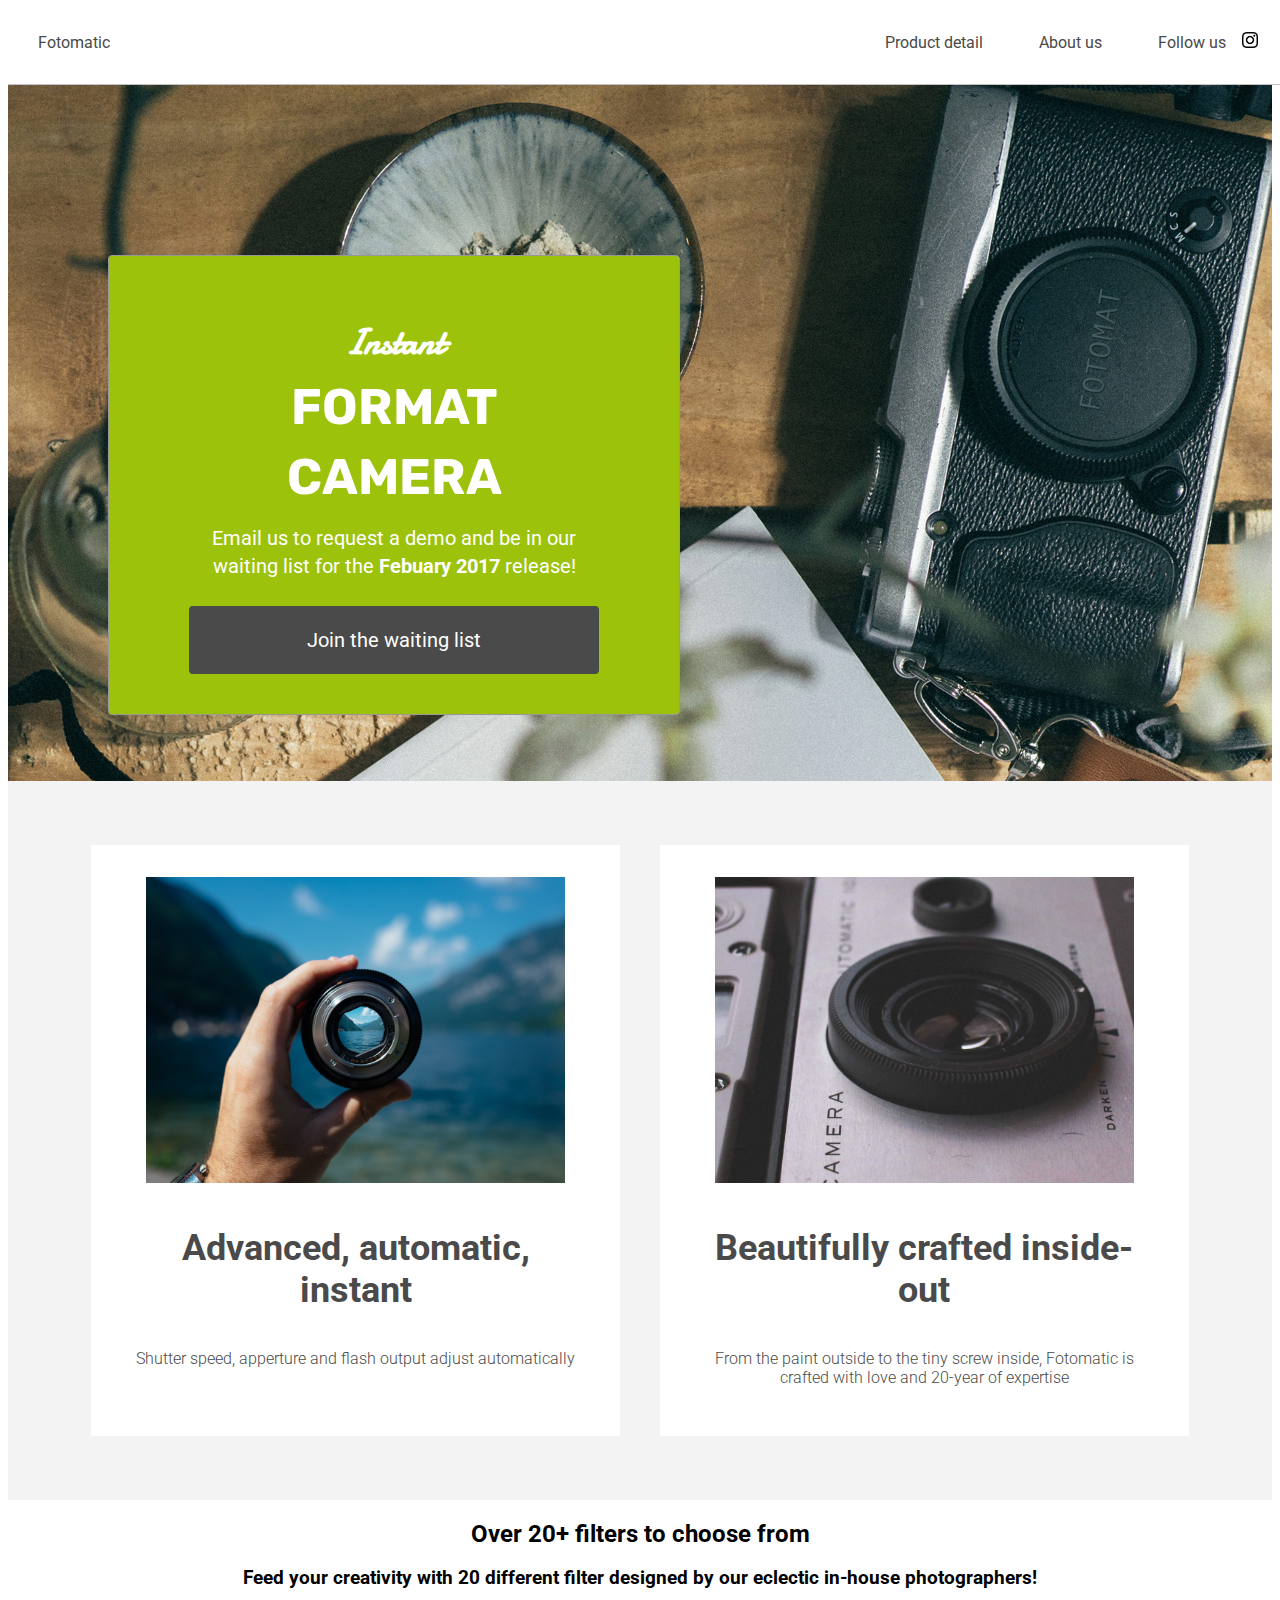
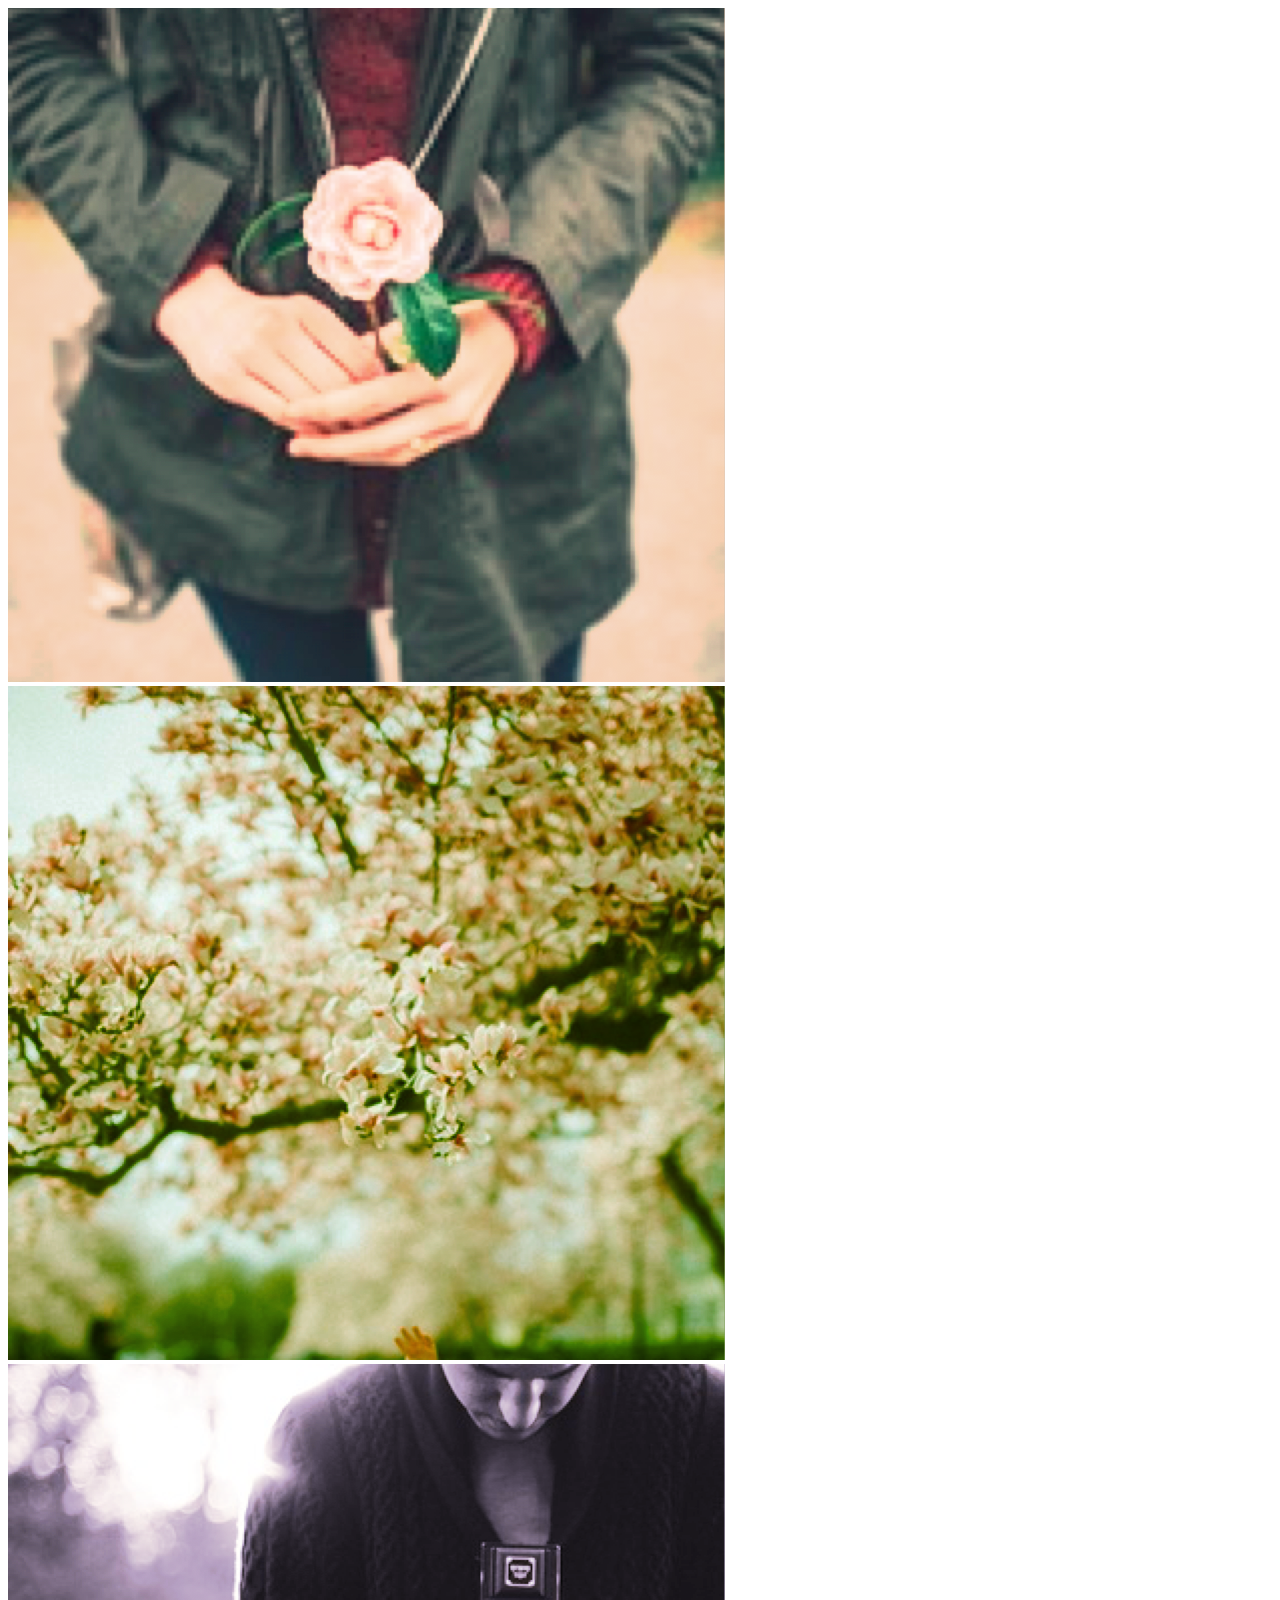
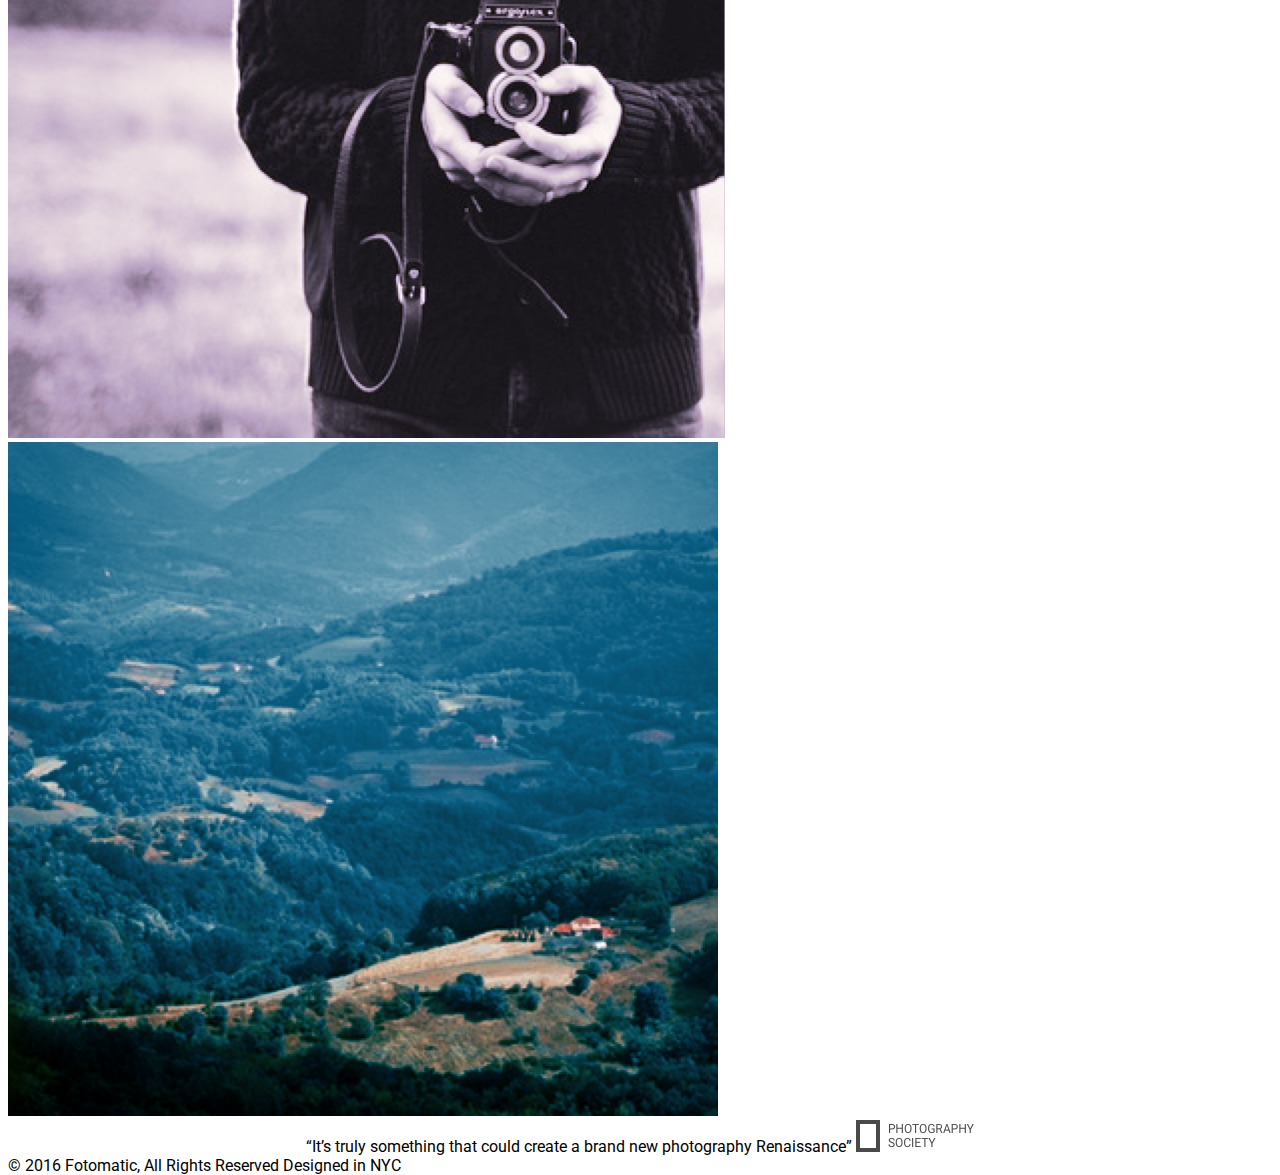
<file: index.html>
<!DOCTYPE html>
<html>
<head>
  <link href="https://fonts.googleapis.com/css?family=Damion" rel="stylesheet">
  <link href="https://fonts.googleapis.com/css?family=Rubik" rel="stylesheet">
  <link href="https://fonts.googleapis.com/css?family=Roboto:300,400,600,700" rel="stylesheet">
  <link rel="stylesheet" href="style.css">
  <meta charset="UTF-8">
</head>
<body>
  <!-- Header -->
  <header>
    <div class="content">
      <a href="index.html" class="desktop logo">Fotomatic</a>
      <nav class="desktop">
        <ul>
          <li><a href="#">Product detail</a></li>
          <li><a href="#">About us</a></li>
          <li><a href="https://www.instagram.com/">Follow us <img class="icon" src="images/instagram.png"></a></li>
        </ul>
      </nav>
      <nav class="mobile">
        <ul>
          <li><a href="#"><img src="images/ic-logo.svg"></a></li>
          <li><a href="#"><img src="images/ic-product-detail.svg"></a></li>
          <li><a href="#"><img src="images/ic-about-us.svg"></a></li>
          <li><a href="#" class="button">Join us</a></li>
        </ul>
      </nav>
    </div>
  </header>

  <!-- Main Content -->
  <div class="main-content">

    <!-- Sign Up Section -->
    <div id="sign-up-section" class="banner">
      <div id="sign-up-cta">
        <div class="content center">
          <div class="header">
            <h2 class="cursive">Instant</h2>
            <h1 class="striking">FORMAT CAMERA</h1>
          </div>
          <div class="email">
            <span>
              Email us to request a demo and be in our waiting list for the <strong>Febuary 2017</strong> release!
            </span>
            <div class="button">Join the waiting list</div>
          </div>
        </div>
      </div>
    </div>

    <!-- Features Section -->
    <div id="features-section">
      <div class="feature">
        <div class="center">
          <div class="image-container">
            <img src="images/feature-1.png" />
          </div>
          <div class="content">
            <h2>Advanced, automatic, instant</h2>
            <h3>Shutter speed, apperture and flash output adjust automatically</h3>
          </div>
        </div>
      </div>
      <div class="feature">
        <div class="center">
          <div class="image-container">
            <img src="images/feature-2.png" />
          </div>
          <div class="content">
            <h2>Beautifully crafted inside-out</h2>
            <h3>From the paint outside to the tiny screw inside, Fotomatic is crafted with love and 20-year of expertise</h3>
          </div>
        </div>
      </div>
    </div>

    <!-- Filters Section -->
    <div id="filters-section">
      <div class="content center">
        <h2>Over 20+ filters to choose from</h2>
        <h3>Feed your creativity with 20 different filter designed by our eclectic in-house photographers!</h3>
      </div>
      <div class="images-container">
        <div class="image-container">
          <img src="images/filter-1.png" />
        </div>
        <div class="image-container">
          <img src="images/filter-2.png" />
        </div>
        <div class="image-container">
          <img src="images/filter-3.png" />
        </div>
        <div class="image-container extra">
          <img src="images/filter-4.png" />
        </div>
      </div>
    </div>

    <!-- Quotes Section -->
    <div id="quotes-section">
      <div class="content center">
        <span class="quote">“It’s truly something that could create a brand new photography Renaissance”</span>
        <img class="quote-citation" src="images/photography-logo.png" />
      </div>
    </div>
    <!-- Footer -->
    <footer>
      <div class="content">
        <span class="copyright">© 2016  Fotomatic, All Rights Reserved</span>
        <span class="location">Designed in NYC</span>
      </div>
    </footer>

  </div>
</body>
</html>
</file>
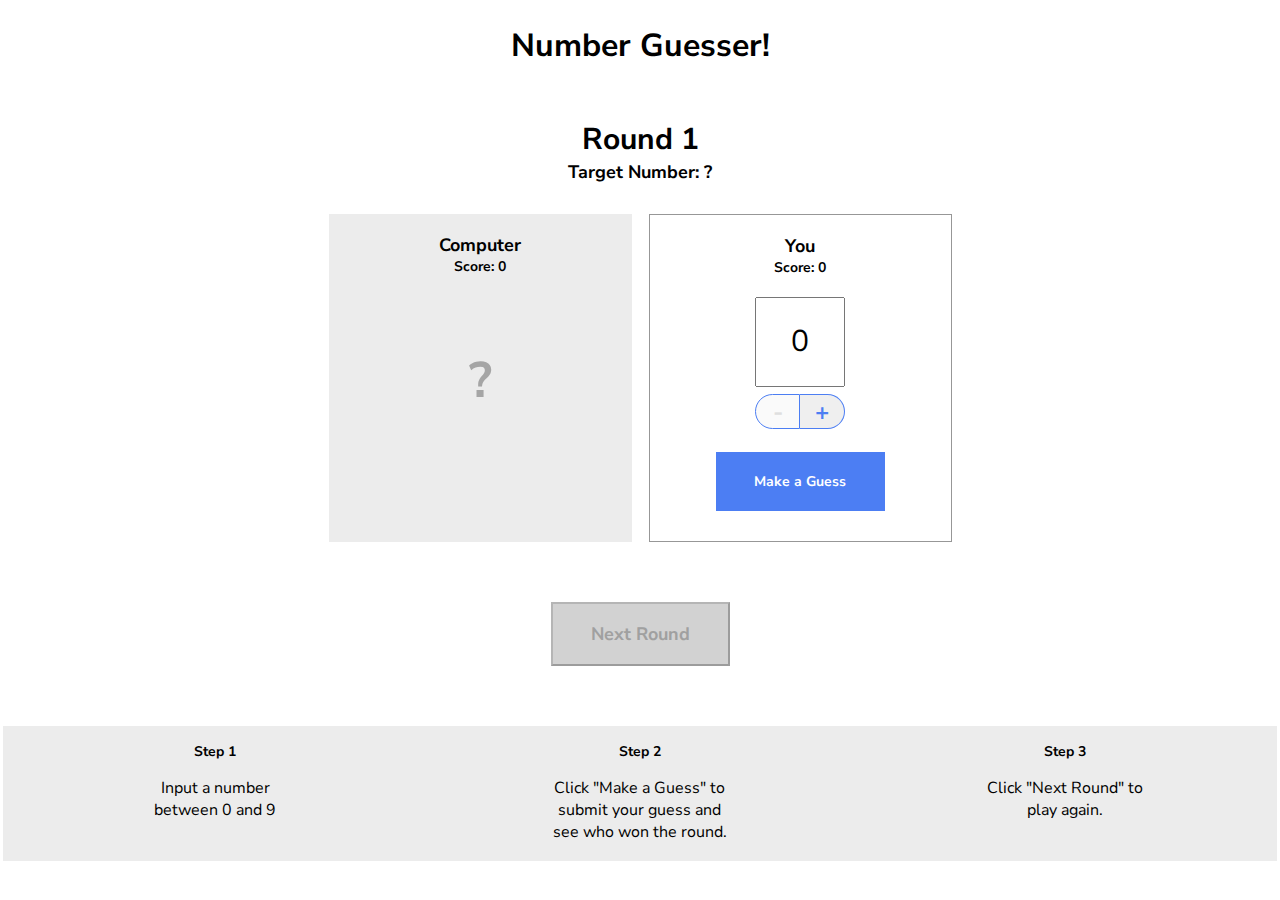
<file: number-guesser-starting/index.html>
<!doctype html>

<html>
  <head>
    <title>Number Guesser</title>
    <link href="https://fonts.googleapis.com/css?family=Nunito+Sans:400,700" rel="stylesheet">
    <link rel="stylesheet" href="./style.css">
  </head>
  <body>
    <div class="game-container">
      <header>
        <h1>Number Guesser!</h1>
      </header>
      
      <div class="rounds">
        <p class="round-label">Round <span id="round-number">1</span></p>
        <p class="guess-label">Target Number: <span id="target-number">?</span></p>
      </div>

      <div class="guessing-area">
        <div class="guess computer-guess">
          <div class="guess-title">
            <p class="guess-label">Computer</p>
            <p class="score-label">Score: <span id="computer-score">0</span></p>
          </div>
          <p id="computer-guess">?</p>
          <p class="winning-text" id="computer-wins"></p>
        </div>
        <div class="guess human-guess">
          <div class="guess-title">
            <p class="guess-label">You</p>
            <p class="score-label">Score: <span id="human-score">0</span></p>
          </div>
          <input type="number" id="human-guess" min=0 max=9 value=0>
          <div class="number-controls">
            <button class="number-control left" id="subtract" disabled>-</button>
            <button class="number-control right" id="add">+</button>
          </div>
          <button class="button" id="guess">Make a Guess</button>
        </div>
      </div>

      <div class="next-round-container">
        <button class="button" id="next-round" disabled>Next Round</button>
      </div>

    </div>
    
    <div class="instructions">
      <div class="instruction">
        <h3>Step 1</h3>
        <p>Input a number between 0 and 9</p>
      </div>
      <div class="instruction">
        <h3>Step 2</h3>
        <p>Click "Make a Guess" to submit your guess and see who won the round.</p>
      </div>
      <div class="instruction">
        <h3>Step 3</h3>
        <p>Click "Next Round" to play again.</p>
      </div>
    </div>

    <script src="./script.js"></script>
    <script src="./game.js"></script>
  </body>
</html>
</file>
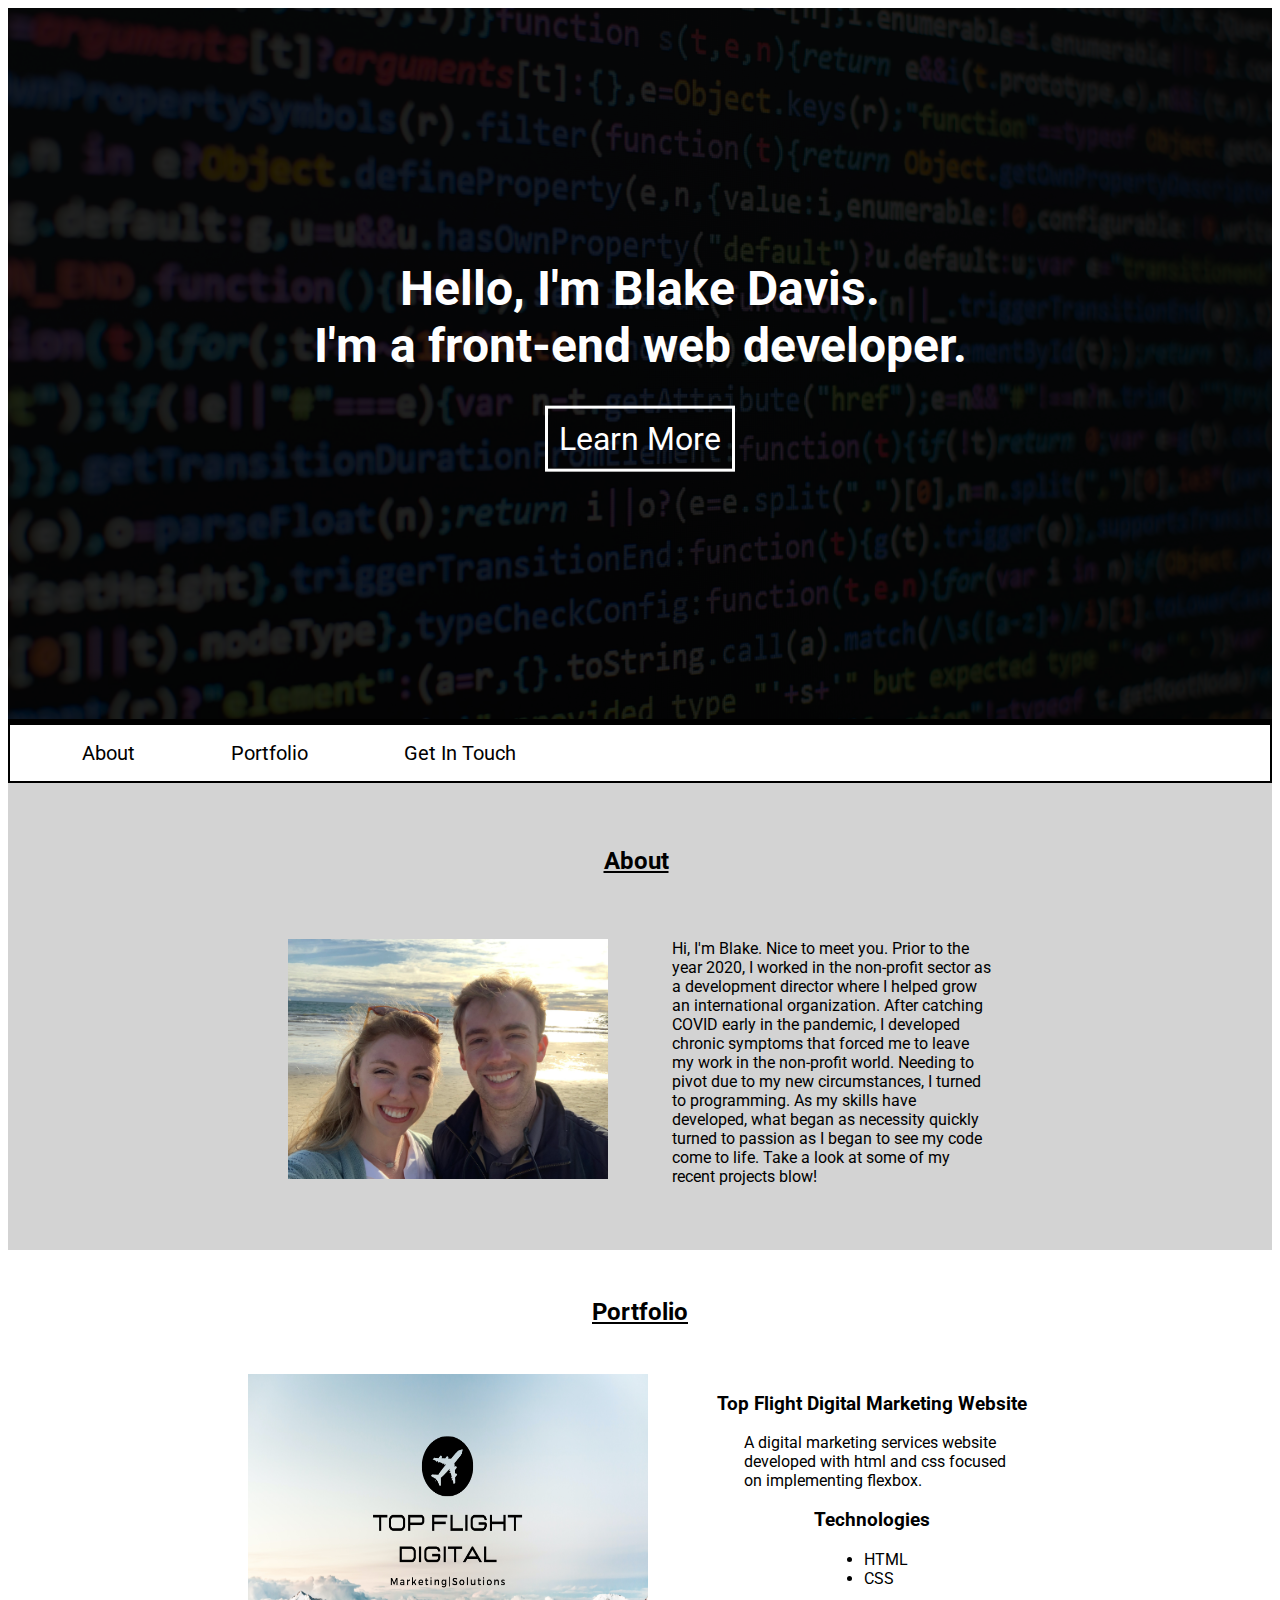
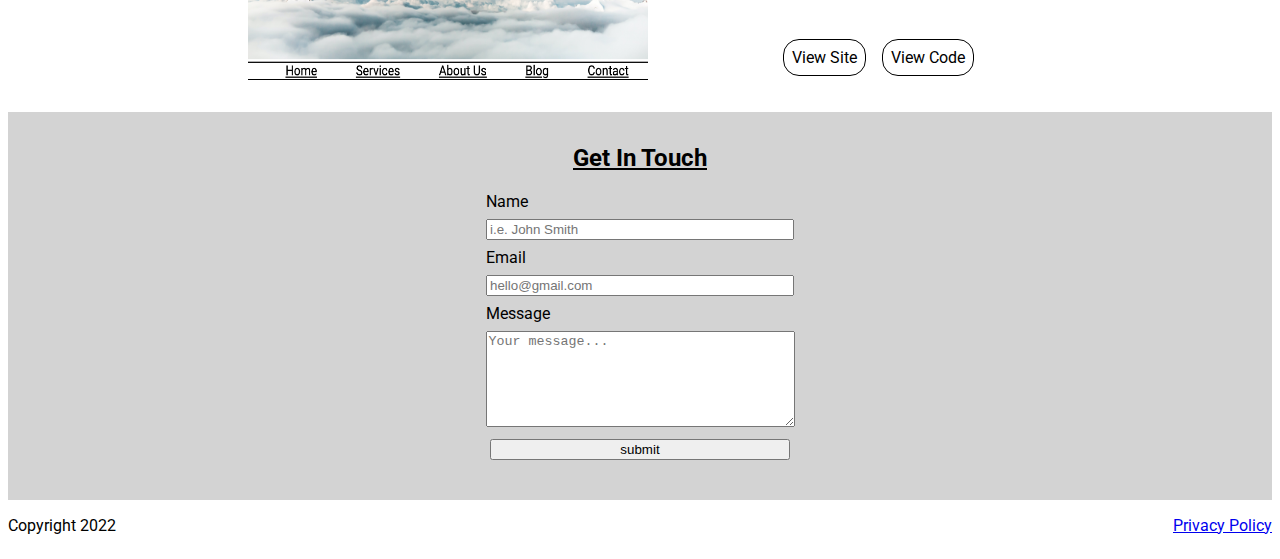
<file: Personal Portfolio Website/index.html>
<!DOCTYPE html>
<html lang="en">
<head>
    <meta charset="UTF-8">
    <meta http-equiv="X-UA-Compatible" content="IE=edge">
    <meta name="viewport" content="width=device-width, initial-scale=1.0">
    <title>Document</title>
    <link href="./Resources/css/style.css" rel="stylesheet">
</head>
<body>
    <header>
        <div class="banner">
            <img src="./Resources/images/codebackground.jpg" />
            <div class="overlayText">
                <h1>Hello, I'm Blake Davis.
                    <br>
            I'm a front-end web developer.
                </h1>
                <p><a href="#about">Learn More</a></p>
            </div>
        </div>
        <nav>
            <ul>
                <li><a href="#about">About</a></li>
                <li><a href="#portfolio">Portfolio</a></li>
                <li><a href="#contact">Get In Touch</a></li>
            </ul>
        </nav>
    </header>
    <main>
        <section id="about">
            <h2>About</h2>
            <div class="about-section">
                <img src="./Resources/images/beachpic.JPG" />
                <p>Hi, I'm Blake. Nice to meet you. Prior to the year 2020, I worked in the non-profit sector as a development director where I helped grow an international organization. After catching COVID early in the pandemic, I developed chronic symptoms that forced me to leave my work in the non-profit world. Needing to pivot due to my new circumstances, I turned to programming. As my skills have developed, what began as necessity quickly turned to passion as I began to see my code come to life. Take a look at some of my recent projects blow!  </p>
            </div>
        </section>
        <section id="portfolio">
            <h2>Portfolio</h2>
            <div class="portfolio">
                <img src="./Resources/images/project photo1.png" />
                <div class="description">
                    <h3>Top Flight Digital Marketing Website</h3>
                    <p>A digital marketing services website developed with html and css focused on implementing flexbox.</p>
                    <h3>Technologies</h3>
                    <ul class="technologies">
                        <li>HTML</li>
                        <li>CSS</li>
                    </ul>
                    <br>
                    <ul class="links">
                        <li id="site">View Site</li>
                        <li id="code">View Code</li>
                    </ul>

                </div>
            </div>
        </section>
        <section id="contact">
            <h2>Get In Touch</h2>
            <div class="contact-form">
                <form>
                    <label for="name">Name
                        <br>
                        <input id="name" name="name" type="text" placeholder="i.e. John Smith" required>
                    </label>
                    <label for="email">Email
                        <br>
                        <input id="email" name="email" type="text" placeholder="hello@gmail.com" required />
                    </label>
                    <label for="message">Message
                        <br>
                        <textarea id="message" name="message" rows="6" cols="36" placeholder="Your message..."></textarea>
                    </label>
                    <input id="submit" name="submit" value="submit" type="submit">
                </form>
            </div>
        </section>
    </main>
    <footer>
        <div class="footer">
            <p>Copyright 2022</p>
            <p><a href="#">Privacy Policy</a></p>
        </div>
    </footer>
</body>
</html>
</file>
<file: style.css>
/* Universal Styles */

html {
  font-family: "Roboto", sans-serif;
  font-size: 16px;
}

.main-content {
  position: relative;
  top: 77px; /* To offset for fixed header. */

}

.center {
  text-align: center;
}

.button {
  border-radius: 4px;
  background-color: #4a4a4a;
  color: white;
}

.image-container {
  overflow: hidden;
}

.image-container img {
  display: inline-flex;
  max-width: 100%;
}

@media only screen and (max-width: 760px) {
  .main-content {
    top: 2.5625rem;
  }
}

/* Header */

header {
  position: fixed;
  width: 100%;
  border-bottom: solid 1px #c6c1c1;
  background-color: white;
  top: 0;
  z-index: 2;
  height: 84px;
}

header .content {
  display: flex;
  align-items:center;

  height: 85px;
}

header .logo {
  flex: 1;
  text-decoration: none;
  color: #4a4a4a;
  line-height: 1.6;
  font-size: 1rem;
  margin-left: 30px;
}

header nav ul {
  display: flex;
  margin-right: 30px;
}

nav li {
  padding-left: 3.5rem;
  list-style-type: none;
}

nav a {
  vertical-align: bottom;
  line-height: 1.6;
  font-size: 1rem;
  color: #4a4a4a;
  text-decoration: none;
}

header .icon {
  width: 1rem;
  padding-left: .75rem;
}

header .mobile {
  display: none;
}

@media only screen and (min-width: 450px) and (max-width: 760px) {
  header .mobile .button {
    padding: .1875rem .5rem;
    background-color: #9dc20b;
    line-height: 1.6;
    color: white;
  }
} 

@media only screen and (max-width: 450px) {
  header .desktop {
    display: none;
  }

  header {
    height: 3rem;
  }

  header .mobile {
    display: block;
    width: 100%;
  }

  header .content {
    padding:  0;
    margin: 0;
    align-items: flex-start;
    height: 3rem;
    display: flex;
  }

  header .mobile ul {
    display: flex;
    justify-content: space-between;
    align-items: center;
  }

  header .mobile li {
    padding: 0;
  }

  header .mobile .button {
    padding: .18752rem .5rem;
    background-color: #9dc20b;
    line-height: 1.6rem;
    color: white;
  }
}

/* Sign Up Section */

#sign-up-section {
  display: flex;
  justify-content: flex-start;
  align-items: flex-start;
  height: 43.5rem;
  background-image: url('images/banner-landingpage.jpg');
  background-repeat: no-repeat;
  background-size: cover;
  background-position: bottom;
  
  
}

#sign-up-cta {
  padding: 0 5rem 2.5rem 5rem;
  border: solid 1px #979797;
  border-radius: 4px;
  background-color: #9dc20b;
  margin-top: 170px;
  margin-left: 100px;
  margin-bottom: 170px;
  display: flex;
}

#sign-up-cta .content {
  width: 25.625rem;
  margin-top: 2rem;
  font-family: "Roboto", sans-serif;
  font-size: 1.25rem;
  line-height: 1.4;
  color: white;
}

#sign-up-cta h1 {
  font-size: 3.125rem;
}

#sign-up-cta h2 {
  font-size: 2.25rem;
}

#sign-up-cta span strong {
  font-weight: bold;
  margin-top: 0;
}

#sign-up-cta .cursive {
  font-family: "Damion", cursive;
  margin-bottom: 0;
}

#sign-up-cta .striking {
  font-family: "Rubik", sans-serif;
  padding-bottom: 0;
  margin-bottom: 0.75rem;
  margin-top: 0.25rem;
}

#sign-up-cta .button {
  margin-top: 1.625rem;
  padding: 1.25rem 7.25rem;
}

@media only screen and (max-width: 760px) {
  #sign-up-section {
    align-items: center;
    justify-content: center;
    height: 28rem;
    padding-right: 15%;
  }

  #sign-up-cta {
    position: static;
    width: auto;
    height: auto;
    background-color: transparent;
    border: none;
  }

  #sign-up-cta .content {
    margin-top: 0;
  }

  #sign-up-cta .email {
    display: none;
  }

  #sign-up-cta h1 {
    font-size: 3.125rem;
  }

  #sign-up-cta h2 {
    font-size: 2.25rem;
  }
}

@media only screen and (max-width: 450px) {
  #sign-up-section {
    height: 20rem;
    background-position: 88% 50%;
    padding-right: 60%;
    padding-left: 30%;
  }

  #sign-up-cta {
    display: flex;
    justify-content: left;
  }


  #sign-up-cta h1 {
    font-size: 2.25rem;
  }

  #sign-up-cta h2 {
    font-size: 2rem;
  }
}

/* Features Section */

#features-section {
  display: flex;
  justify-content: space-between;
  padding: 4rem 5%;
  background-color: #f3f3f3;
}

.feature {
  flex: 1;
  padding: 2rem;
  margin: 0px 1.25rem;
  background-color: white;

  width: 50%;
}



.feature .image-container {
  width: 90%;
  height: 65%;
  margin: 0 auto;
  margin-bottom: 40px;
}

.feature .image-container img {
  width: 100%;
  height: 100%;
}

.feature h2 {
  padding-bottom: .5rem;
  font-size: 2.25rem;
  font-weight: bold;
  color: #4a4a4a;
  font-weight: bold;
}

.feature h3 {
  font-size: 1rem;
  line-height: 1.2;
  font-weight: 300;
  color: #4a4a4a;
}

@media only screen and (max-width: 890px) {
  .feature h2 {
    font-size: 1.125rem;
    line-height: 1.3;
    font-weight: normal;
  }

  .feature h3 {
    font-size: .875rem;
    line-height: 1.4;
  }
}

@media only screen and (max-width: 450px) {
  #features-section {
    flex-flow: column;
    padding: 0;
    align-items: center;
  }

  .feature {
    margin: 0;
    padding: 1.25rem 1rem 0 1rem;
    width: 100%;
  }

  .feature .image-container {
    width: 90%;
    height: 65%;
    margin: 0 auto;
    margin-bottom: 20px;
}

/* Filters Section */

#filters-section {
  padding: 4rem 0;
  background-color: #4a4a4a;
  width: 100%;
}

#filters-section .content {
  padding: 0 .625rem;
  margin-bottom: 5rem;
}

#filters-section .content h2 {
  font-size: 2.25rem;
  font-weight: bold;
  color: white;
}

#filters-section .content h3 {
  font-size: 1rem;
  line-height: 1.4;
  font-weight: 300;
  color: white;
}

#filters-section .images-container {
  display: flex;
  max-width: 100%;
  padding: 0 1%;
}

#filters-section .images-container .image-container img {
  width: 100%;
  height: 100%;
}


@media only screen and (max-width: 760px) {
  #filters-section {
    padding: 1.5rem 0 0 0;
  }

  #filters-section .content {
    margin-bottom: 1rem;
  }

  #filters-section .content h2 {
    padding-bottom: .625rem;
    font-size: 1.125rem;
    line-height: 1.3;
    font-weight: normal;
  }

  #filters-section .content h3 {
    font-size: .875rem;
    line-height: 1.4;
  }

  #filters-section .images-container {
    padding: 0;
  }

  #filters-section .extra {
    display: none;
  }
}

/* Quotes Section */

#quotes-section {
  background-color: #f3f3f3;
}

#quotes-section .content {
  padding: 5rem 0;
}

#quotes-section .quote {
  padding-right: 1.875rem;
  font-family: "Palatino", serif;
  font-size: 1.875rem;
  line-height: 1.1;
  font-style: italic;
  color: #4a4a4a;
}

#quotes-section .quote-citation {
  height: 1.875rem;
}

@media only screen and (max-width: 760px) {
  #quotes-section content {
    padding: 1.875rem .625rem;
  }

  #quotes-section .quote {
    font-size: 1.5rem;
    line-height: 1.4;
  }

  #quotes-section .quote-citation {
    display: block;
    padding-top: 1rem;
    margin: auto;
  }
}

/* Footer */

footer {
  background-color: #9b9b9b;
  padding: 1.5rem 2rem;
}

footer .content {
  color: white;
  display: flex;
  font-size: .75rem;
}

footer .copyright {
  flex-grow: 1;
}

@media only screen and (min-width: 760px) {
  footer .content {
    font-size: .625rem;
  }
}
</file>
<file: number-guesser-starting/style.css>
* {
  font-family: 'Nunito Sans';
  box-sizing: border-box;
}

body {
  margin: 0 auto;
  padding: 3px;
  background-color: #fff;
}

.game-container {
  max-width: 640px;
  margin: 0 auto;
  text-align: center;
}

header {
  display: flex;
  justify-content: center
}

.rounds {
  display: flex;
  flex-direction: column;
  align-items: center;
  margin-bottom: 30px;
}

.round-label {
  font-size: 30px;
  font-weight: 700;
  margin-bottom: 0px;
}

.guess {
  min-width: 303px;
  height: 328px;
  display: flex;
  flex-direction: column;
  align-items: center;
  padding: 19px;
}

.guessing-area {
  display: flex;
  justify-content: space-around;
  align-items: flex-start;
  margin-bottom: 60px;
}

.guess-title {
  display: flex;
  flex-direction: column;
  align-items: center;
  justify-content: flex-start;
  margin-bottom: 20px;
}

.guess-label {
  font-size: 18px;
  font-weight: 700;
  margin: 0;
}

.score-label {
  font-size: 14px;
  font-weight: 700;
  margin: 0;
}

.target-guess {
  display: flex;
  flex-direction: column;
  align-items: center;
  justify-content: flex-start;
}

.computer-guess {
  background-color: #ececec;
}

#computer-guess {
  font-size: 50px;
  font-weight: 700;
  color: #a5a5a5;
}

.human-guess {
  border: 1px solid #979797;
}

.guess input {
  height: 90px;
  width: 90px;
  font-size: 30px;
  text-align: center;
  margin: 0 auto;
  margin-bottom: 7px;
}

.number-controls {
  font-size: 0;
  margin-bottom: 23px;
}

.number-control {
  border: solid 1px #4c7ef3;
  display: inline-block;
  width: 45px;
  height: 35px;
  font-size: 24px;
  font-weight: 700;
  color: #4c7ef3;
  cursor: pointer;
}

.number-controls button[disabled] {
  color: #dfdfdf;
  cursor: default;
}

.left {
  border-top-left-radius: 22.5px;
  border-bottom-left-radius: 22.5px;
}

.right {
  border-top-right-radius: 22.5px;
  border-bottom-right-radius: 22.5px;
  border-left-width: 0px;
}

.controls {
  display: flex;
  justify-content: space-around;
}

.button {
  background-color: #4c7ef3;
  color: #fff;
  cursor: pointer;
}

#guess {
  padding: 20px;
  width: 169px;
  height: 59px;
  border: none;
  font-weight: 700;
  font-size: 14px;
}

input[type=number]::-webkit-inner-spin-button {
  -webkit-appearance: none;
}

#next-round {
  width: 179px;
  height: 64px;
  font-size: 18px;
  font-weight: bold;
  margin-left: auto;
  margin-right: auto;
  margin-bottom: 60px;
}
  
.button[disabled] {
  background-color: #d2d2d2;
  color: #a0a0a0;
  cursor: default;
}

.instructions {
  background-color: #ececec;
  width: 100%;
  display: flex;
  justify-content: space-around;
}

.instruction {
  width: 180px;
  padding: 2px;
  text-align: center;
}

.instructions h3 {
  font-size: 14px;
}


.winning-text, .winning-text[disabled] {
  color: #ec3636;
  font-weight: 700;
}
</file>
<file: Personal Portfolio Website/Resources/css/style.css>
@import url('https://fonts.googleapis.com/css2?family=Roboto&display=swap');

html {
    font-size: 16px;
    font-family: 'Roboto';
    scroll-behavior: smooth;
}



.banner {
    position: relative;
    background-color: black;
}

.banner a {
    text-decoration: none;
    color: white;
}


header img {
    height: 100%;
    width: 100%;
    opacity: 0.15;
}


.overlayText {
    position: absolute;
    top: 50%;
    left: 50%;
    display: flex;
    flex-direction: column;
    justify-content: center;
    align-items: center;
    transform: translate(-50%, -50%);
    width: 100%;
    
}


h1 {
    color: white;
    font-size: 3rem;
    text-align: center;
    font-family: 'Roboto', sans-serif;
}

.overlayText p {
    font-size: 2rem;
    border: 3px solid white;
    color: white;
    padding: 0.7rem 0.7rem;
    margin-top: 0;
    font-family: 'Roboto', sans-serif;
}

nav {
    border: 2px solid black;
}

nav ul {
    display: inline-flex;
    list-style-type: none;
}

nav ul li {
    margin-right: 2rem;
    font-size: 1.25rem;
}

nav a {
    text-decoration: none;
    color: black;
    padding-top: 1rem;
    padding-bottom: 1rem;
    padding-right: 2rem;
    padding-left: 2rem;
    margin-right: 0;
    margin-left: 0;
}

nav a:hover {
    background-color: lightgray;
}

.about-section {
    display: flex;
    justify-content: center;
}

.about-section p {
    width: 50%;
    max-width: 320px;
    min-width: 320px;
    margin-left: 2rem;
}

#about {
    background-color: lightgray;
    padding-top: 3rem;
    padding-bottom: 3rem;
    margin-bottom: 0;
}

#about h2 {
    text-align: center;
    margin-top: 1rem;
    margin-bottom: 3rem;
    padding-right:0.5rem;
    text-decoration: underline;
}

.about-section img {
    height: 35%;
    width: 50%;
    margin-right: 2rem;
    max-width: 320px;
    margin-top: 1rem;
    min-width: 320px;
}

#portfolio h2{
    text-align: center;
    margin-top: 1.5rem;
    margin-bottom: 3rem;
    padding-top: 1.5rem;
    text-decoration: underline;
}

.portfolio {
    display: flex;
    justify-content: center;

}

.portfolio img {
    width: 50%;
    max-width: 400px;
    min-width: 400px;
    margin-right: 2rem;
}

.description{
    width: 50%;
    max-width: 320px;
    margin-left: 2rem;
}

.description h3, h4 {
    text-align: center;
}

.description p {
    margin-left: 2rem;
    margin-right: 1.5rem;
}



.technologies li {
  margin-right: 5rem;
  margin-left: 7rem;
}

.links {
    display: flex;
    justify-content: center;
}

.links li{
    border: 1px solid black;
    list-style-type: none;
    padding: 0.5rem;
    border-radius: 1rem;
}

#site {
    margin-right: 0.5rem;
}

#code {
    margin-left: 0.5rem;
    margin-right: 1.7rem;
}

#contact {
    background-color: lightgray;
}

#contact h2{
    text-align: center;
    padding-top: 2rem;
    text-decoration: underline;
}

.contact-form form {
    display: flex;
    flex-direction: column;
    align-items: center;
    padding-bottom: 2rem;
}

input {
    width: 300px;
    margin-bottom: 0.5rem;
    margin-top: 0.5rem;
}

textarea {
    margin-top: 0.5rem;
}

.footer {
    display: flex;
    justify-content: space-between;
}
</file>
